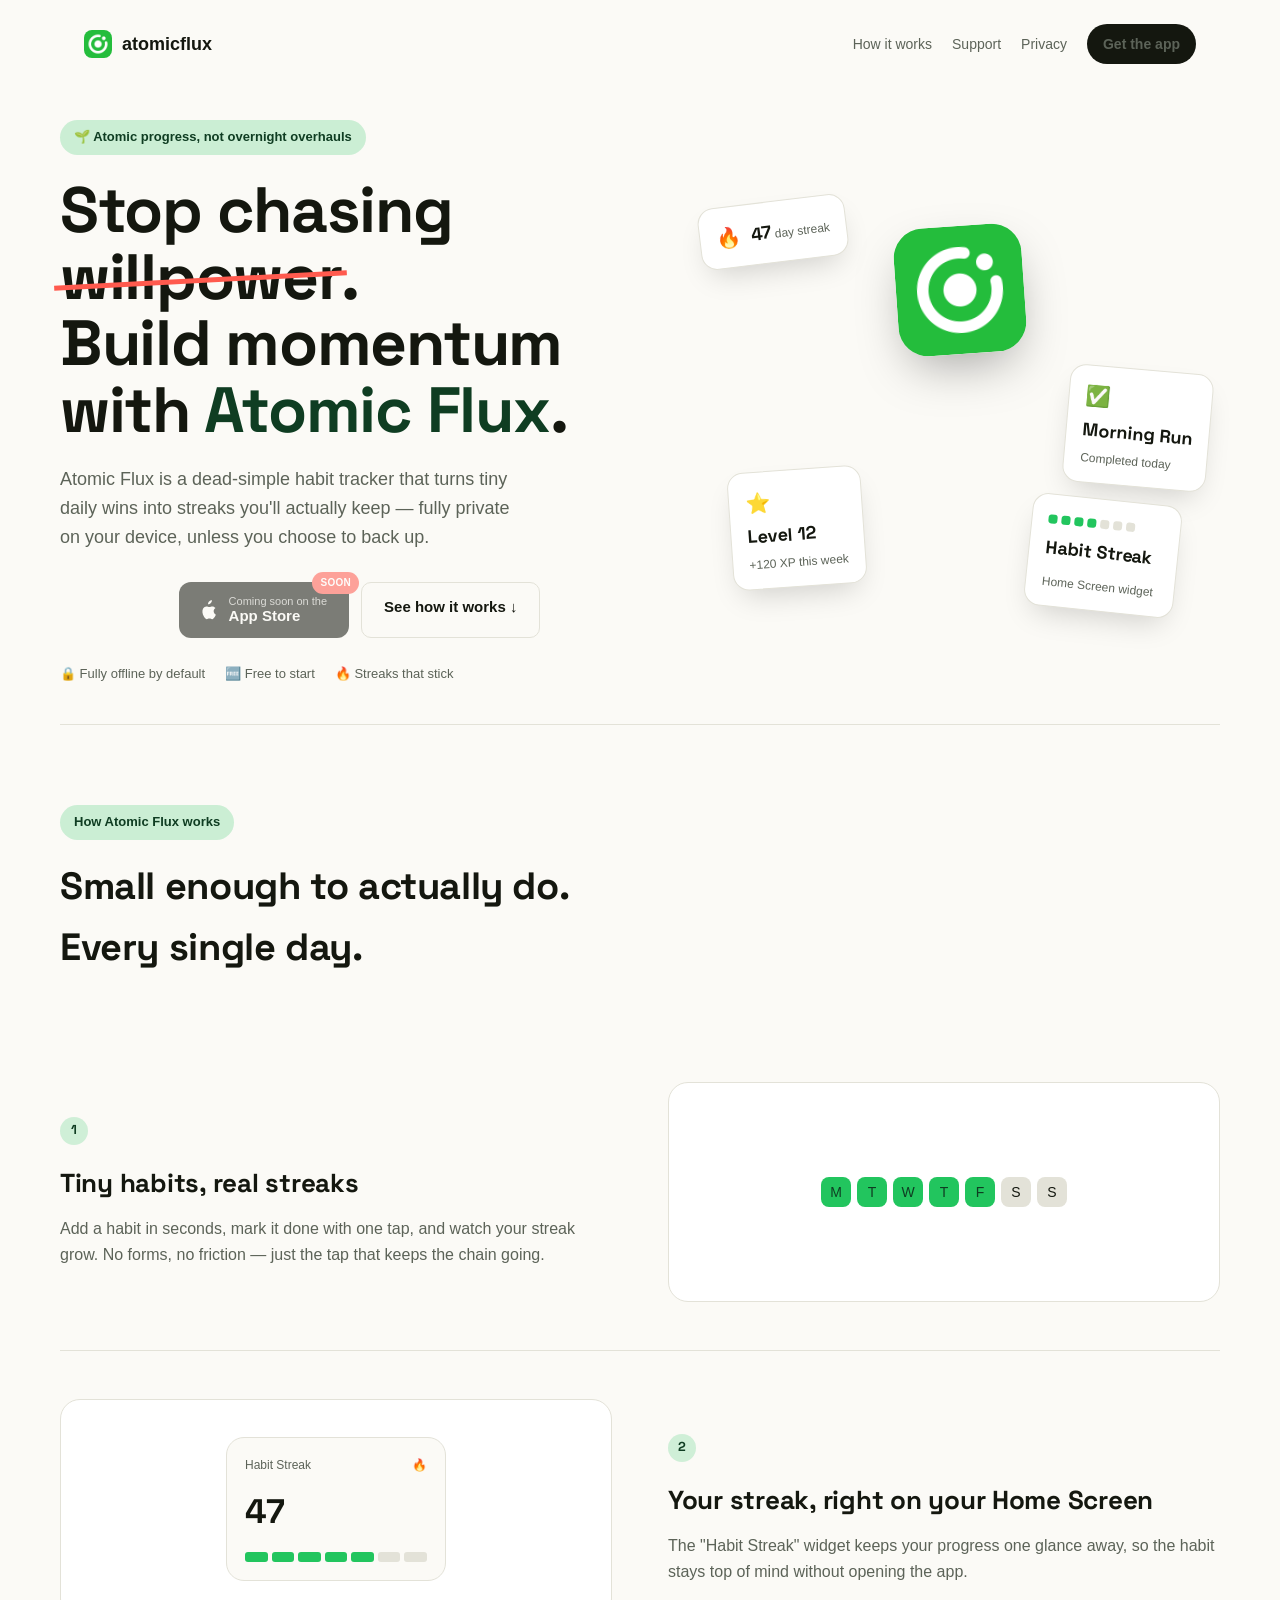
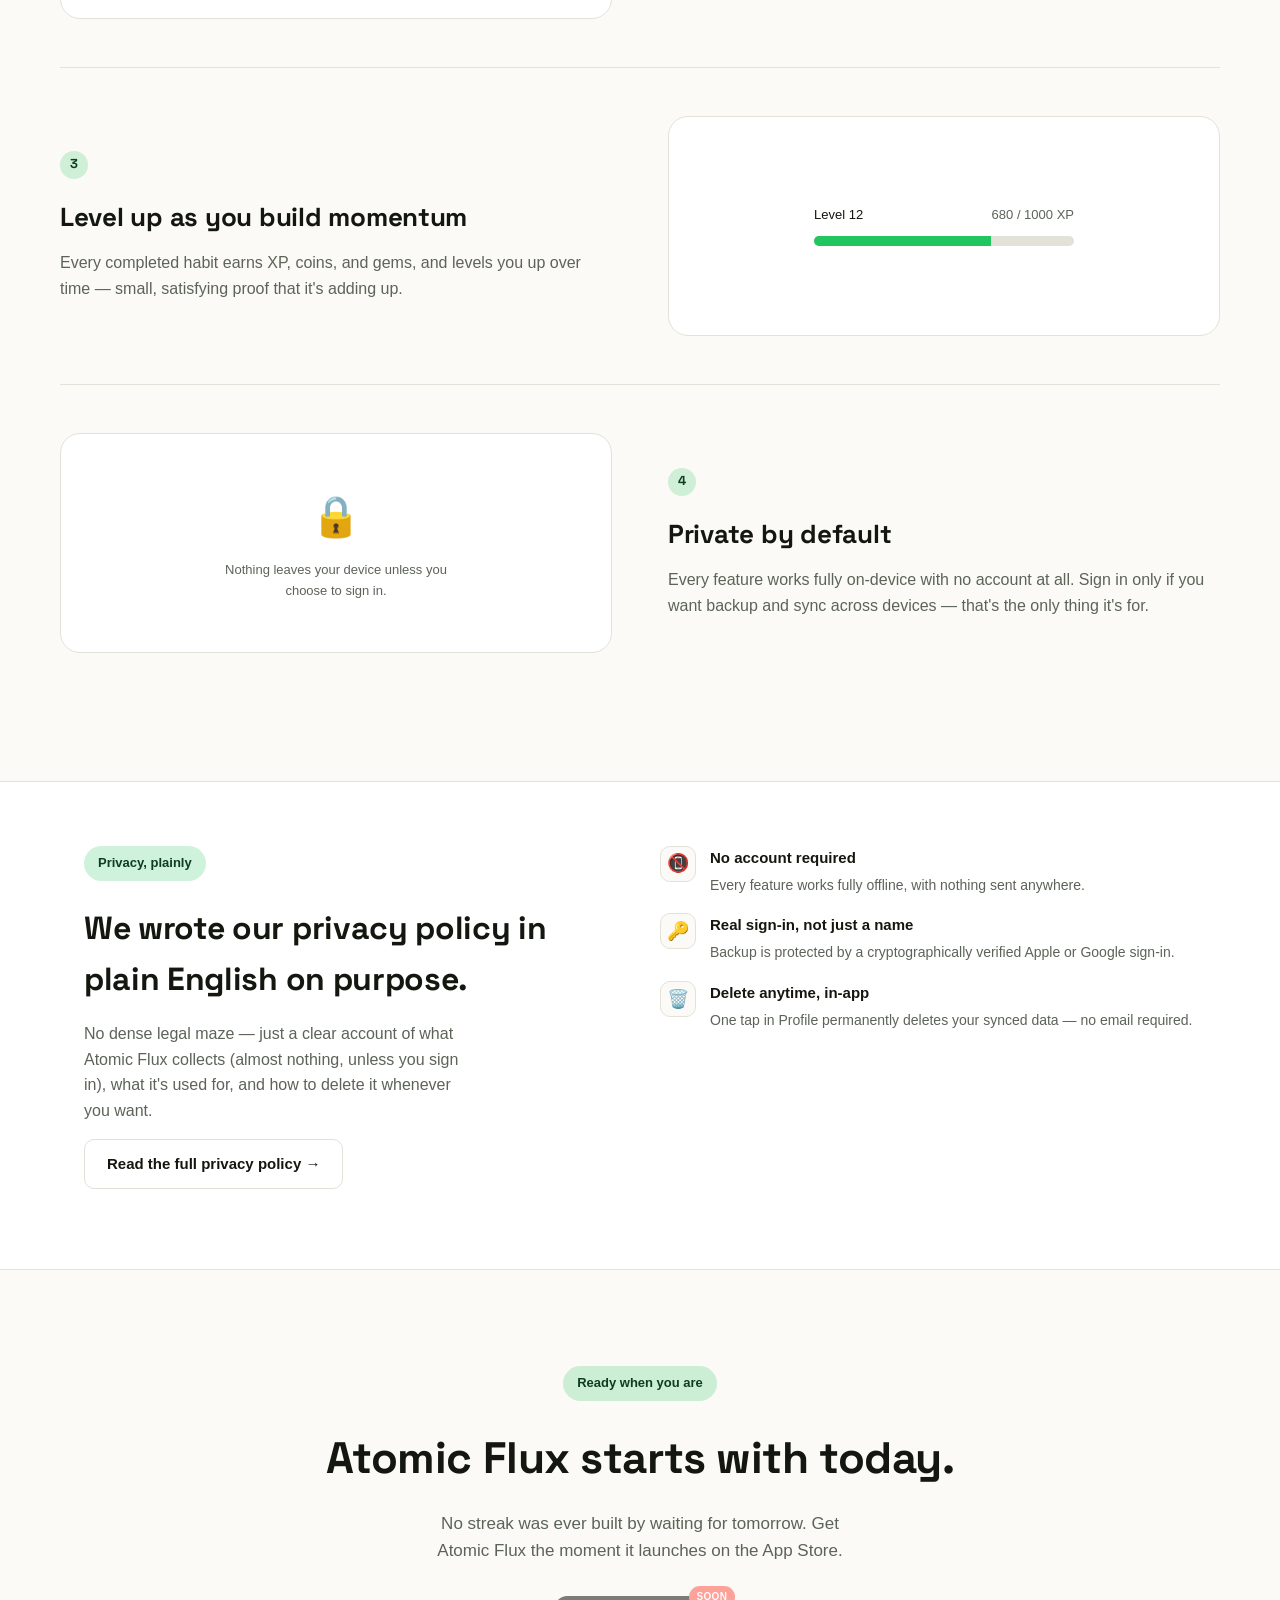
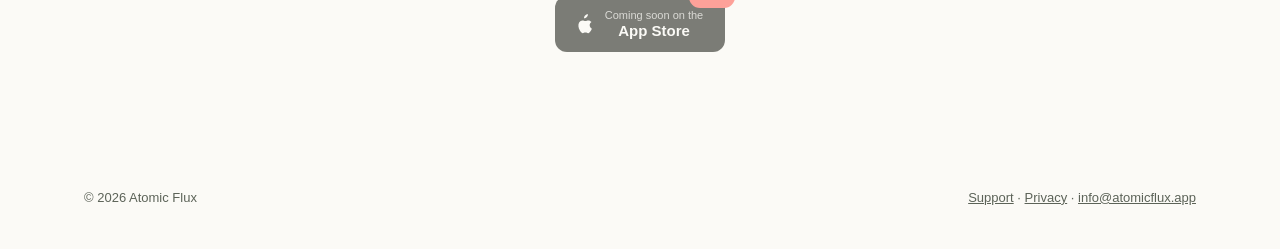
<file: index.html>
<!doctype html>
<html lang="en">
<head>
<meta charset="utf-8">
<meta name="viewport" content="width=device-width, initial-scale=1">
<title>Atomic Flux — Stop chasing willpower. Build momentum, daily.</title>
<meta name="description" content="Atomic Flux is a dead-simple, private habit tracker for iOS. Turn tiny daily wins into streaks you'll actually keep.">
<link rel="preconnect" href="https://fonts.googleapis.com">
<link rel="preconnect" href="https://fonts.gstatic.com" crossorigin>
<link href="https://fonts.googleapis.com/css2?family=Space+Grotesk:wght@500;700&display=swap" rel="stylesheet">
<link rel="stylesheet" href="/css/style.css">
<link rel="stylesheet" href="/css/home.css">
</head>
<body class="home">
<header class="site">
  <a class="brand" href="/">
    <img class="mark" src="/assets/app-icon.png" alt="Atomic Flux logo">
    atomicflux
  </a>
  <nav class="site">
    <a href="#how-it-works">How it works</a>
    <a href="/support/">Support</a>
    <a href="/privacy/">Privacy</a>
    <a class="nav-dl" href="#download">Get the app</a>
  </nav>
</header>

<main>
  <section class="hero-section home-wrap">
    <div class="hero-grid">
      <div class="hero-copy">
        <span class="eyebrow">🌱 Atomic progress, not overnight overhauls</span>
        <h1>
          <span class="line">Stop chasing <span class="strike">willpower</span>.</span>
          <span class="line">Build momentum with <span class="accent-word">Atomic Flux</span>.</span>
        </h1>
        <p class="hero-sub">Atomic Flux is a dead-simple habit tracker that turns tiny daily wins into streaks you'll actually keep — fully private on your device, unless you choose to back up.</p>

        <div class="cta-row">
          <a class="appstore-badge disabled" href="#download" aria-disabled="true">
            <svg width="22" height="22" viewBox="0 0 24 24" fill="currentColor" aria-hidden="true"><path d="M16.365 1.43c0 1.14-.462 2.096-1.226 2.87-.83.84-2.14 1.49-3.09 1.41-.15-1.09.44-2.24 1.16-2.95.79-.8 2.14-1.4 3.11-1.33.02.01.03.01.05 0zM20.6 17.12c-.41.95-.6 1.37-1.12 2.21-.72 1.17-1.74 2.63-3 2.64-1.12.01-1.41-.73-2.93-.72-1.52.01-1.84.74-2.96.73-1.26-.01-2.22-1.32-2.94-2.49-2.02-3.27-2.23-7.1-.98-9.14.88-1.44 2.28-2.29 3.6-2.29 1.34 0 2.18.74 3.29.74 1.08 0 1.73-.74 3.29-.74 1.18 0 2.43.64 3.31 1.75-2.91 1.6-2.44 5.76.44 7.31z"/></svg>
            <span class="label">
              <span class="small">Coming soon on the</span>
              <span class="big">App Store</span>
            </span>
            <span class="soon-tag">Soon</span>
          </a>
          <a class="btn secondary" href="#how-it-works">See how it works ↓</a>
        </div>

        <div class="proof-row">
          <span>🔒 Fully offline by default</span>
          <span>🆓 Free to start</span>
          <span>🔥 Streaks that stick</span>
        </div>
      </div>

      <div class="hero-visual" data-reveal>
        <img class="app-icon-float" src="/assets/app-icon.png" alt="Atomic Flux app icon">
        <div class="float-card card-streak">
          <span class="emoji">🔥</span>
          <div><strong>47</strong> <span class="muted">day streak</span></div>
        </div>
        <div class="float-card card-habit">
          <span class="emoji">✅</span>
          <strong>Morning Run</strong>
          <span class="muted">Completed today</span>
        </div>
        <div class="float-card card-level">
          <span class="emoji">⭐</span>
          <strong>Level 12</strong>
          <span class="muted">+120 XP this week</span>
        </div>
        <div class="float-card card-widget">
          <div class="widget-dots" aria-hidden="true">
            <span class="dot on"></span><span class="dot on"></span><span class="dot on"></span>
            <span class="dot on"></span><span class="dot"></span><span class="dot"></span><span class="dot"></span>
          </div>
          <strong>Habit Streak</strong>
          <span class="muted">Home Screen widget</span>
        </div>
      </div>
    </div>
  </section>

  <section id="how-it-works" class="features home-wrap">
    <div class="section-head" data-reveal>
      <span class="eyebrow">How Atomic Flux works</span>
      <h2>Small enough to actually do. Every single day.</h2>
    </div>

    <div class="feature-row" data-reveal>
      <div class="feature-copy">
        <span class="num">1</span>
        <h3>Tiny habits, real streaks</h3>
        <p>Add a habit in seconds, mark it done with one tap, and watch your streak grow. No forms, no friction — just the tap that keeps the chain going.</p>
      </div>
      <div class="feature-visual">
        <div class="mock-streak" aria-hidden="true">
          <div class="day done">M</div>
          <div class="day done">T</div>
          <div class="day done">W</div>
          <div class="day done">T</div>
          <div class="day done">F</div>
          <div class="day">S</div>
          <div class="day">S</div>
        </div>
      </div>
    </div>

    <div class="feature-row reverse" data-reveal>
      <div class="feature-copy">
        <span class="num">2</span>
        <h3>Your streak, right on your Home Screen</h3>
        <p>The "Habit Streak" widget keeps your progress one glance away, so the habit stays top of mind without opening the app.</p>
      </div>
      <div class="feature-visual">
        <div class="mock-widget" aria-hidden="true">
          <div class="top"><span>Habit Streak</span><span>🔥</span></div>
          <div class="streak-num">47</div>
          <div class="grid7">
            <span class="on"></span><span class="on"></span><span class="on"></span>
            <span class="on"></span><span class="on"></span><span></span><span></span>
          </div>
        </div>
      </div>
    </div>

    <div class="feature-row" data-reveal>
      <div class="feature-copy">
        <span class="num">3</span>
        <h3>Level up as you build momentum</h3>
        <p>Every completed habit earns XP, coins, and gems, and levels you up over time — small, satisfying proof that it's adding up.</p>
      </div>
      <div class="feature-visual">
        <div class="mock-levels" aria-hidden="true">
          <div class="row"><span>Level 12</span><span class="muted">680 / 1000 XP</span></div>
          <div class="bar"><span></span></div>
        </div>
      </div>
    </div>

    <div class="feature-row reverse" data-reveal>
      <div class="feature-copy">
        <span class="num">4</span>
        <h3>Private by default</h3>
        <p>Every feature works fully on-device with no account at all. Sign in only if you want backup and sync across devices — that's the only thing it's for.</p>
      </div>
      <div class="feature-visual">
        <div class="mock-lock">
          <div class="icon">🔒</div>
          <p>Nothing leaves your device unless you choose to sign in.</p>
        </div>
      </div>
    </div>
  </section>

  <section class="trust-strip">
    <div class="home-wrap trust-grid" data-reveal>
      <div>
        <span class="eyebrow">Privacy, plainly</span>
        <h2>We wrote our privacy policy in plain English on purpose.</h2>
        <p>No dense legal maze — just a clear account of what Atomic Flux collects (almost nothing, unless you sign in), what it's used for, and how to delete it whenever you want.</p>
        <p><a class="btn secondary" href="/privacy/">Read the full privacy policy →</a></p>
      </div>
      <div class="trust-points">
        <div class="trust-point">
          <span class="icon">📵</span>
          <div><strong>No account required</strong><span>Every feature works fully offline, with nothing sent anywhere.</span></div>
        </div>
        <div class="trust-point">
          <span class="icon">🔑</span>
          <div><strong>Real sign-in, not just a name</strong><span>Backup is protected by a cryptographically verified Apple or Google sign-in.</span></div>
        </div>
        <div class="trust-point">
          <span class="icon">🗑️</span>
          <div><strong>Delete anytime, in-app</strong><span>One tap in Profile permanently deletes your synced data — no email required.</span></div>
        </div>
      </div>
    </div>
  </section>

  <section id="download" class="final-cta home-wrap" data-reveal>
    <span class="eyebrow">Ready when you are</span>
    <h2>Atomic Flux starts with today.</h2>
    <p>No streak was ever built by waiting for tomorrow. Get Atomic Flux the moment it launches on the App Store.</p>
    <div class="cta-row">
      <a class="appstore-badge disabled" href="#download" aria-disabled="true">
        <svg width="22" height="22" viewBox="0 0 24 24" fill="currentColor" aria-hidden="true"><path d="M16.365 1.43c0 1.14-.462 2.096-1.226 2.87-.83.84-2.14 1.49-3.09 1.41-.15-1.09.44-2.24 1.16-2.95.79-.8 2.14-1.4 3.11-1.33.02.01.03.01.05 0zM20.6 17.12c-.41.95-.6 1.37-1.12 2.21-.72 1.17-1.74 2.63-3 2.64-1.12.01-1.41-.73-2.93-.72-1.52.01-1.84.74-2.96.73-1.26-.01-2.22-1.32-2.94-2.49-2.02-3.27-2.23-7.1-.98-9.14.88-1.44 2.28-2.29 3.6-2.29 1.34 0 2.18.74 3.29.74 1.08 0 1.73-.74 3.29-.74 1.18 0 2.43.64 3.31 1.75-2.91 1.6-2.44 5.76.44 7.31z"/></svg>
        <span class="label">
          <span class="small">Coming soon on the</span>
          <span class="big">App Store</span>
        </span>
        <span class="soon-tag">Soon</span>
      </a>
    </div>
  </section>
</main>

<footer class="site">
  <span>&copy; 2026 Atomic Flux</span>
  <span><a href="/support/">Support</a> · <a href="/privacy/">Privacy</a> · <a href="mailto:info@atomicflux.app">info@atomicflux.app</a></span>
</footer>

<script src="/js/home.js" defer></script>
</body>
</html>
</file>
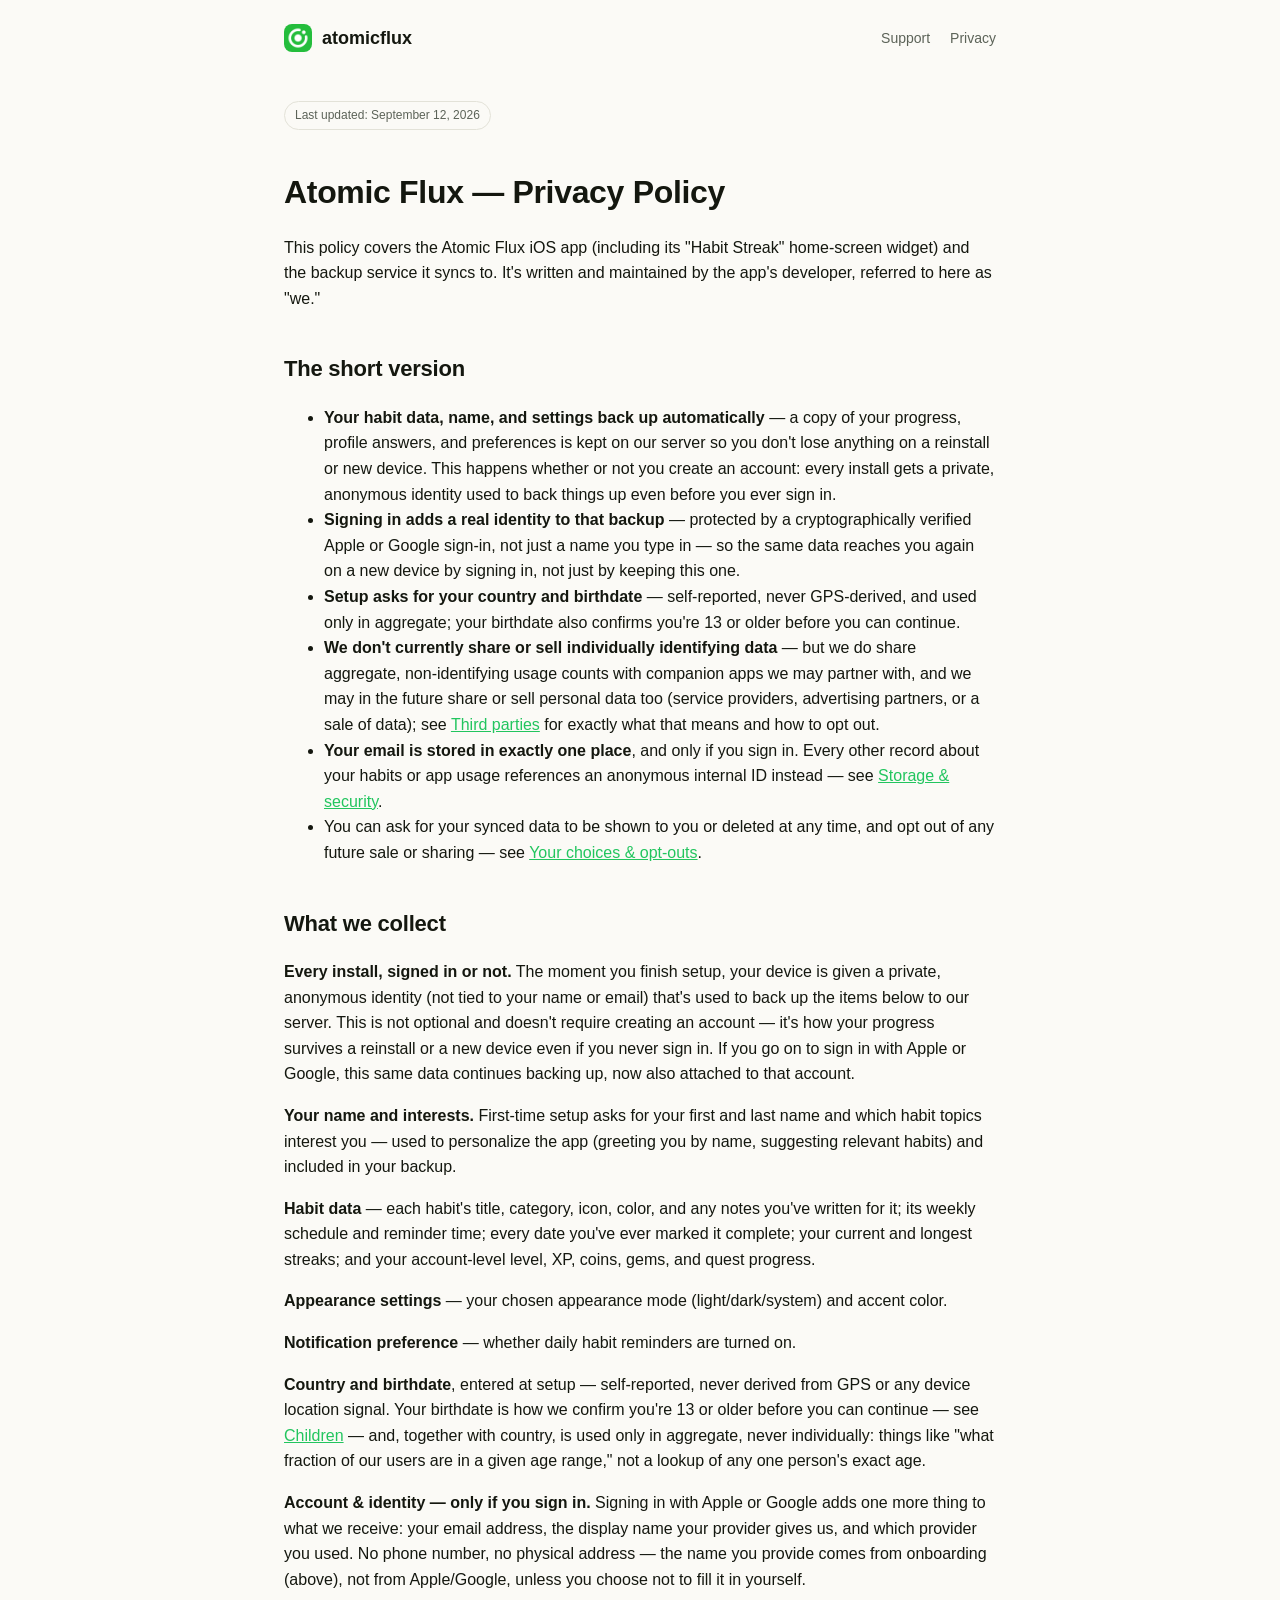
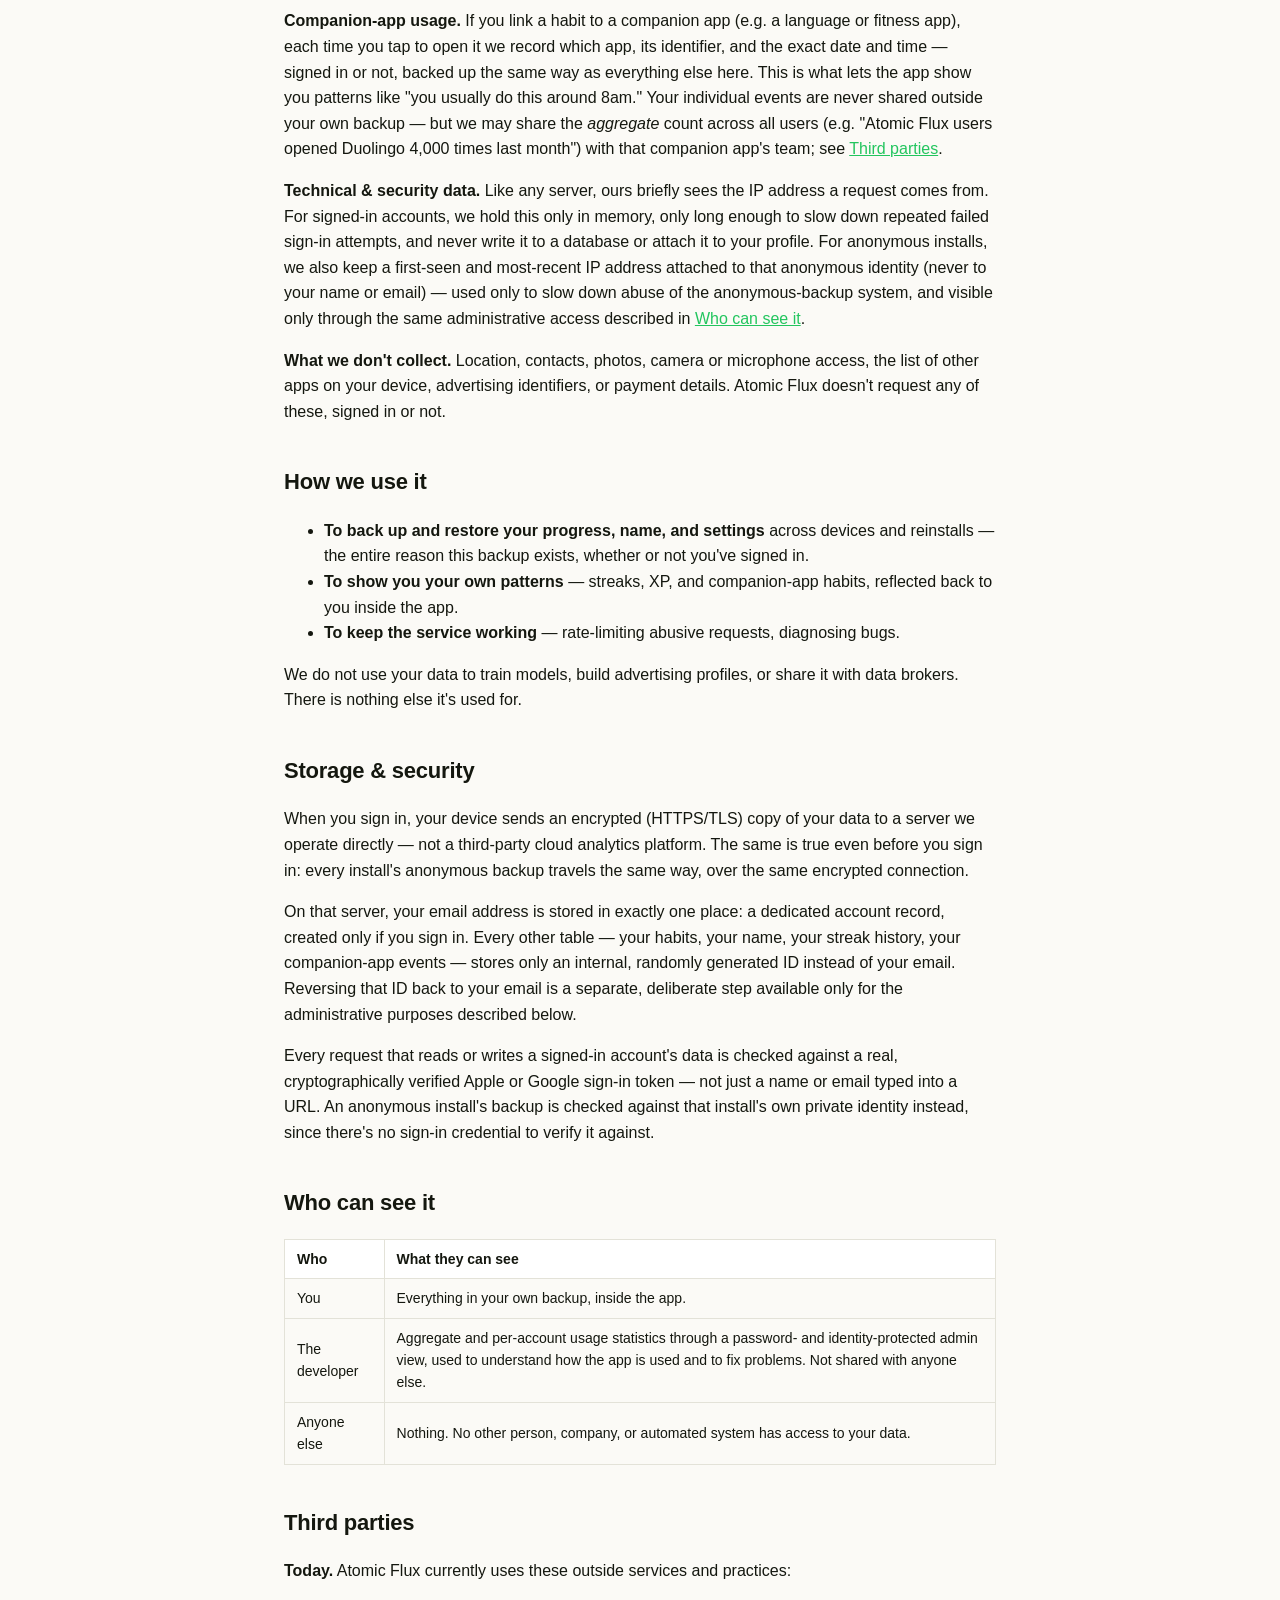
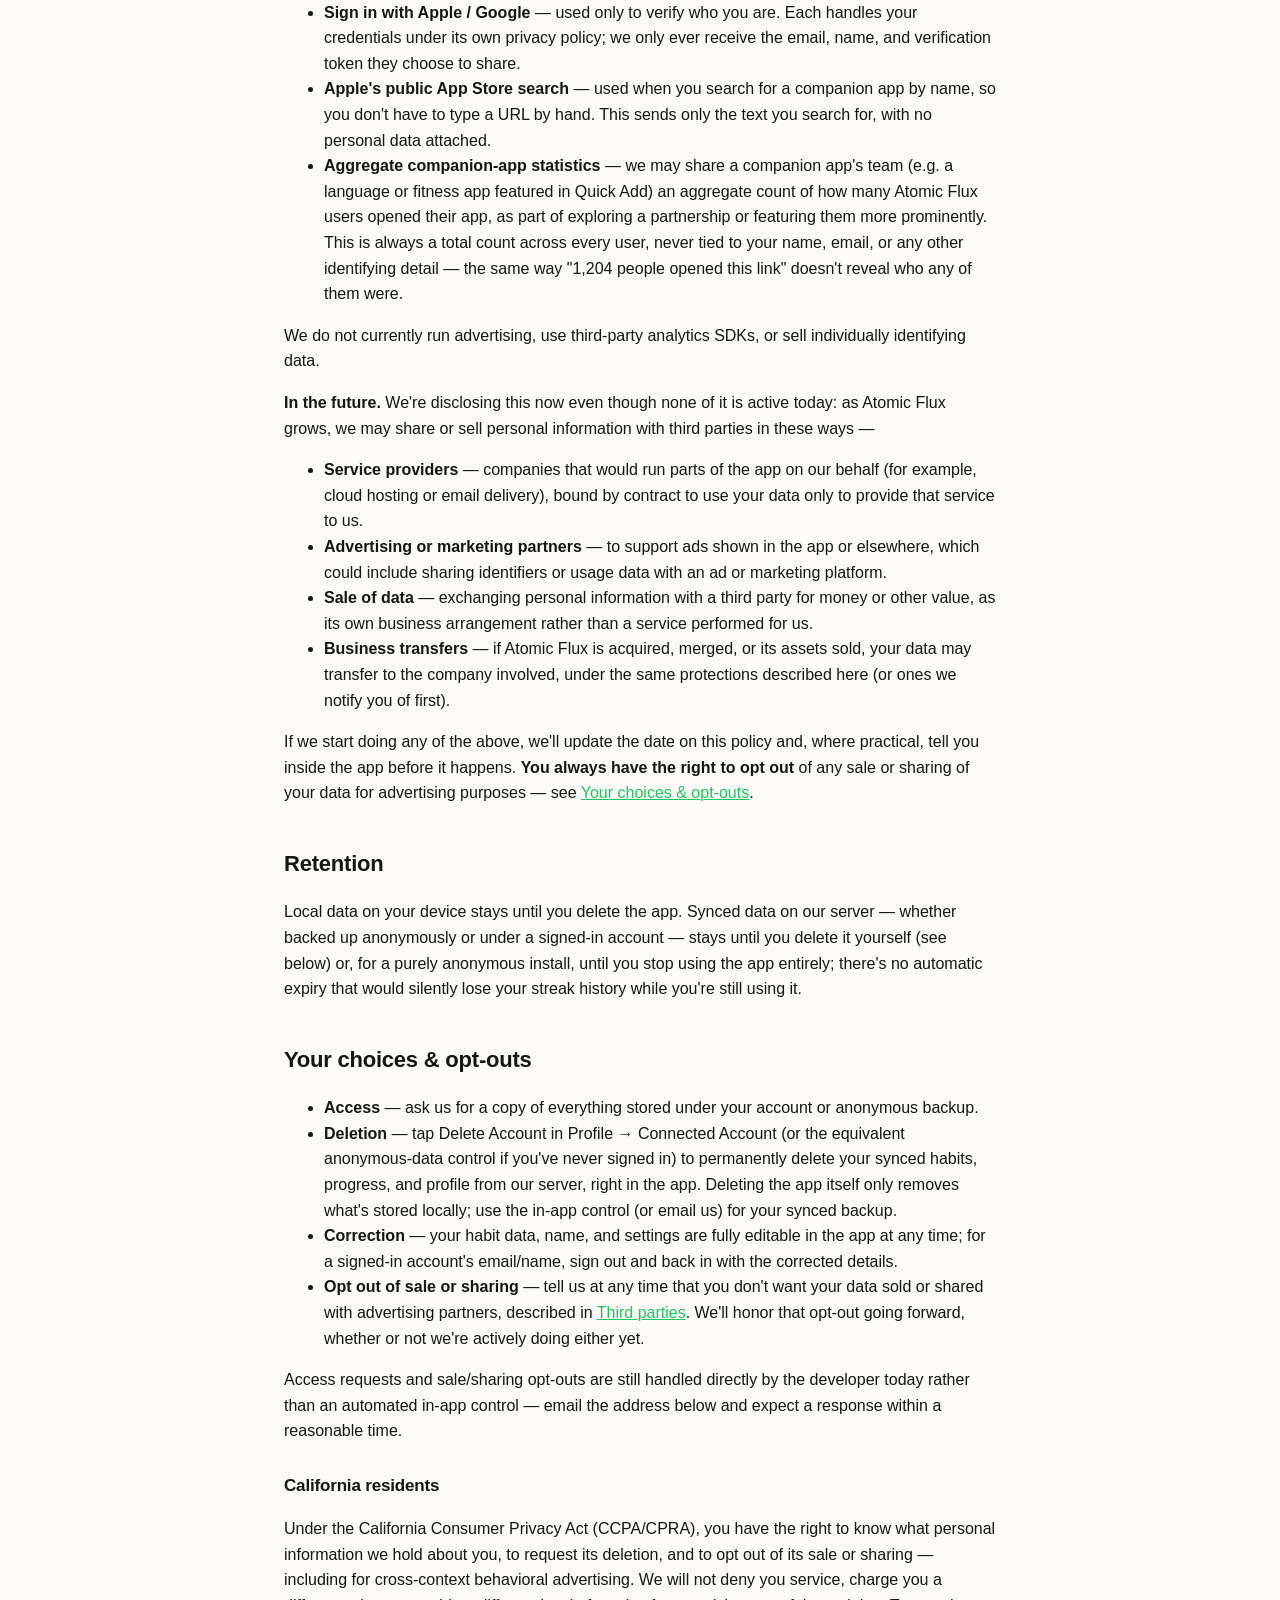
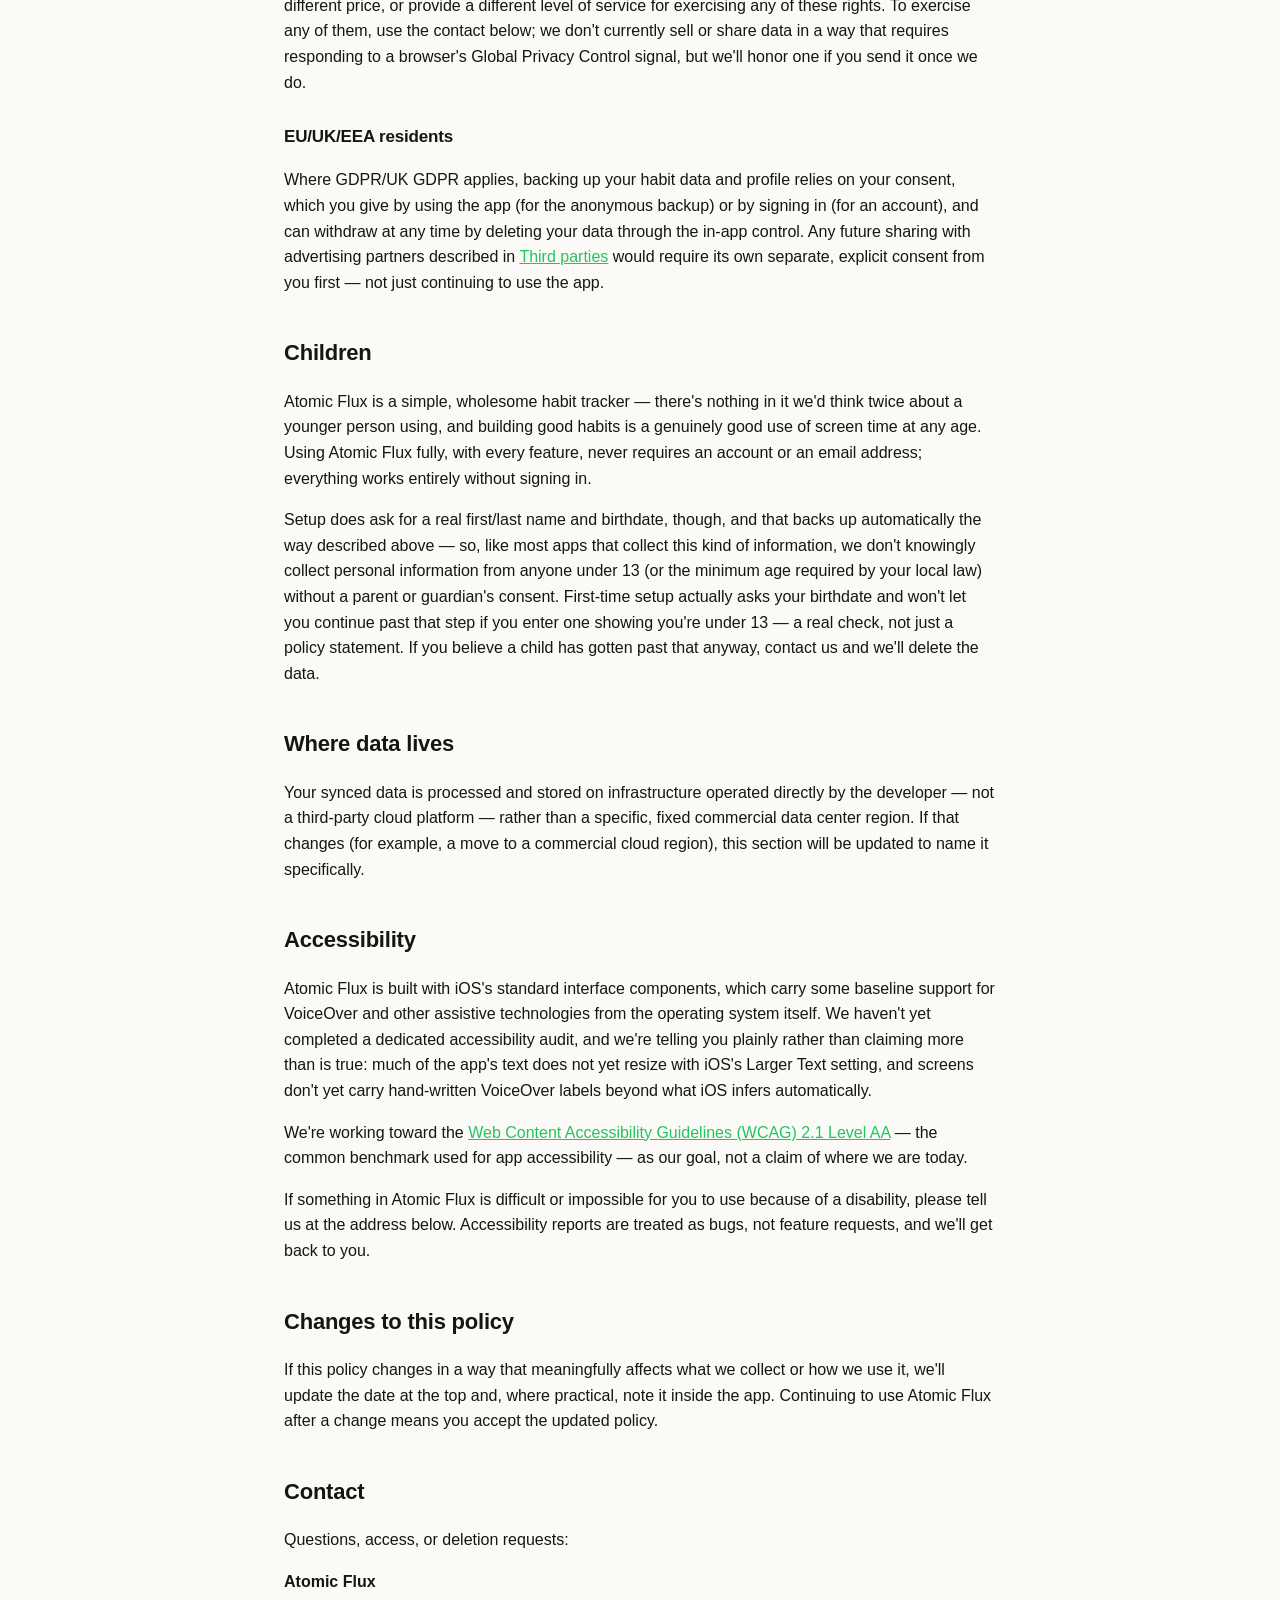
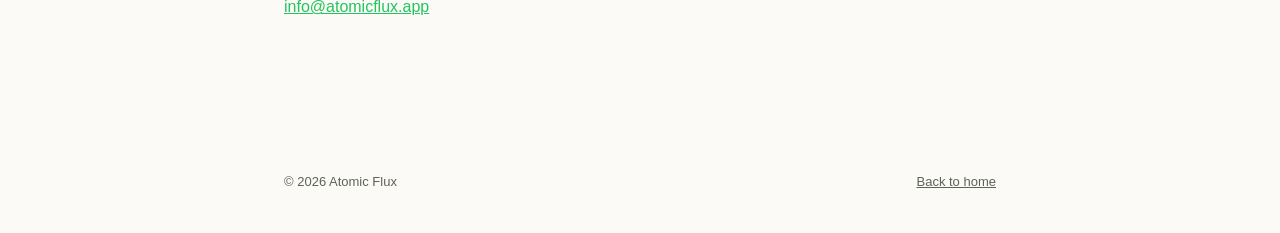
<file: privacy/index.html>
<!doctype html>
<html lang="en">
<head>
<meta charset="utf-8">
<meta name="viewport" content="width=device-width, initial-scale=1">
<title>Privacy Policy — Atomic Flux</title>
<meta name="description" content="Privacy policy for the Atomic Flux iOS habit tracker app.">
<link rel="stylesheet" href="/css/style.css">
</head>
<body>
<header class="site">
  <a class="brand" href="/">
    <img class="mark" src="/assets/app-icon.png" alt="Atomic Flux logo">
    atomicflux
  </a>
  <nav class="site">
    <a href="/support/">Support</a>
    <a href="/privacy/">Privacy</a>
  </nav>
</header>

<main class="wrap">
  <span class="badge">Last updated: September 12, 2026</span>
  <h1>Atomic Flux — Privacy Policy</h1>

  <p>This policy covers the Atomic Flux iOS app (including its "Habit Streak"
  home-screen widget) and the backup service it syncs to. It's written and
  maintained by the app's developer, referred to here as "we."</p>

  <h2>The short version</h2>
  <ul>
    <li><strong>Your habit data, name, and settings back up automatically</strong> — a copy of your progress, profile answers, and preferences is kept on our server so you don't lose anything on a reinstall or new device. This happens whether or not you create an account: every install gets a private, anonymous identity used to back things up even before you ever sign in.</li>
    <li><strong>Signing in adds a real identity to that backup</strong> — protected by a cryptographically verified Apple or Google sign-in, not just a name you type in — so the same data reaches you again on a new device by signing in, not just by keeping this one.</li>
    <li><strong>Setup asks for your country and birthdate</strong> — self-reported, never GPS-derived, and used only in aggregate; your birthdate also confirms you're 13 or older before you can continue.</li>
    <li><strong>We don't currently share or sell individually identifying data</strong> — but we do share aggregate, non-identifying usage counts with companion apps we may partner with, and we may in the future share or sell personal data too (service providers, advertising partners, or a sale of data); see <a href="#third-parties">Third parties</a> for exactly what that means and how to opt out.</li>
    <li><strong>Your email is stored in exactly one place</strong>, and only if you sign in. Every other record about your habits or app usage references an anonymous internal ID instead — see <a href="#storage-security">Storage &amp; security</a>.</li>
    <li>You can ask for your synced data to be shown to you or deleted at any time, and opt out of any future sale or sharing — see <a href="#your-choices">Your choices &amp; opt-outs</a>.</li>
  </ul>

  <h2>What we collect</h2>
  <p><strong>Every install, signed in or not.</strong> The moment you finish setup, your device is given a private, anonymous identity (not tied to your name or email) that's used to back up the items below to our server. This is not optional and doesn't require creating an account — it's how your progress survives a reinstall or a new device even if you never sign in. If you go on to sign in with Apple or Google, this same data continues backing up, now also attached to that account.</p>

  <p><strong>Your name and interests.</strong> First-time setup asks for your first and last name and which habit topics interest you — used to personalize the app (greeting you by name, suggesting relevant habits) and included in your backup.</p>

  <p><strong>Habit data</strong> — each habit's title, category, icon, color, and any notes you've written for it; its weekly schedule and reminder time; every date you've ever marked it complete; your current and longest streaks; and your account-level level, XP, coins, gems, and quest progress.</p>

  <p><strong>Appearance settings</strong> — your chosen appearance mode (light/dark/system) and accent color.</p>

  <p><strong>Notification preference</strong> — whether daily habit reminders are turned on.</p>

  <p><strong>Country and birthdate</strong>, entered at setup — self-reported, never derived from GPS or any device location signal. Your birthdate is how we confirm you're 13 or older before you can continue — see <a href="#children">Children</a> — and, together with country, is used only in aggregate, never individually: things like "what fraction of our users are in a given age range," not a lookup of any one person's exact age.</p>

  <p><strong>Account &amp; identity — only if you sign in.</strong> Signing in with Apple or Google adds one more thing to what we receive: your email address, the display name your provider gives us, and which provider you used. No phone number, no physical address — the name you provide comes from onboarding (above), not from Apple/Google, unless you choose not to fill it in yourself.</p>

  <p><strong>Companion-app usage.</strong> If you link a habit to a companion app (e.g. a language or fitness app), each time you tap to open it we record which app, its identifier, and the exact date and time — signed in or not, backed up the same way as everything else here. This is what lets the app show you patterns like "you usually do this around 8am." Your individual events are never shared outside your own backup — but we may share the <em>aggregate</em> count across all users (e.g. "Atomic Flux users opened Duolingo 4,000 times last month") with that companion app's team; see <a href="#third-parties">Third parties</a>.</p>

  <p><strong>Technical &amp; security data.</strong> Like any server, ours briefly sees the IP address a request comes from. For signed-in accounts, we hold this only in memory, only long enough to slow down repeated failed sign-in attempts, and never write it to a database or attach it to your profile. For anonymous installs, we also keep a first-seen and most-recent IP address attached to that anonymous identity (never to your name or email) — used only to slow down abuse of the anonymous-backup system, and visible only through the same administrative access described in <a href="#who-can-see-it">Who can see it</a>.</p>

  <p><strong>What we don't collect.</strong> Location, contacts, photos, camera or microphone access, the list of other apps on your device, advertising identifiers, or payment details. Atomic Flux doesn't request any of these, signed in or not.</p>

  <h2>How we use it</h2>
  <ul>
    <li><strong>To back up and restore your progress, name, and settings</strong> across devices and reinstalls — the entire reason this backup exists, whether or not you've signed in.</li>
    <li><strong>To show you your own patterns</strong> — streaks, XP, and companion-app habits, reflected back to you inside the app.</li>
    <li><strong>To keep the service working</strong> — rate-limiting abusive requests, diagnosing bugs.</li>
  </ul>
  <p>We do not use your data to train models, build advertising profiles, or share it with data brokers. There is nothing else it's used for.</p>

  <h2 id="storage-security">Storage &amp; security</h2>
  <p>When you sign in, your device sends an encrypted (HTTPS/TLS) copy of your data to a server we operate directly — not a third-party cloud analytics platform. The same is true even before you sign in: every install's anonymous backup travels the same way, over the same encrypted connection.</p>
  <p>On that server, your email address is stored in exactly one place: a dedicated account record, created only if you sign in. Every other table — your habits, your name, your streak history, your companion-app events — stores only an internal, randomly generated ID instead of your email. Reversing that ID back to your email is a separate, deliberate step available only for the administrative purposes described below.</p>
  <p>Every request that reads or writes a signed-in account's data is checked against a real, cryptographically verified Apple or Google sign-in token — not just a name or email typed into a URL. An anonymous install's backup is checked against that install's own private identity instead, since there's no sign-in credential to verify it against.</p>

  <h2 id="who-can-see-it">Who can see it</h2>
  <table>
    <tr><th>Who</th><th>What they can see</th></tr>
    <tr><td>You</td><td>Everything in your own backup, inside the app.</td></tr>
    <tr><td>The developer</td><td>Aggregate and per-account usage statistics through a password- and identity-protected admin view, used to understand how the app is used and to fix problems. Not shared with anyone else.</td></tr>
    <tr><td>Anyone else</td><td>Nothing. No other person, company, or automated system has access to your data.</td></tr>
  </table>

  <h2 id="third-parties">Third parties</h2>
  <p><strong>Today.</strong> Atomic Flux currently uses these outside services and practices:</p>
  <ul>
    <li><strong>Sign in with Apple / Google</strong> — used only to verify who you are. Each handles your credentials under its own privacy policy; we only ever receive the email, name, and verification token they choose to share.</li>
    <li><strong>Apple's public App Store search</strong> — used when you search for a companion app by name, so you don't have to type a URL by hand. This sends only the text you search for, with no personal data attached.</li>
    <li><strong>Aggregate companion-app statistics</strong> — we may share a companion app's team (e.g. a language or fitness app featured in Quick Add) an aggregate count of how many Atomic Flux users opened their app, as part of exploring a partnership or featuring them more prominently. This is always a total count across every user, never tied to your name, email, or any other identifying detail — the same way "1,204 people opened this link" doesn't reveal who any of them were.</li>
  </ul>
  <p>We do not currently run advertising, use third-party analytics SDKs, or sell individually identifying data.</p>

  <p><strong>In the future.</strong> We're disclosing this now even though none of it is active today: as Atomic Flux grows, we may share or sell personal information with third parties in these ways —</p>
  <ul>
    <li><strong>Service providers</strong> — companies that would run parts of the app on our behalf (for example, cloud hosting or email delivery), bound by contract to use your data only to provide that service to us.</li>
    <li><strong>Advertising or marketing partners</strong> — to support ads shown in the app or elsewhere, which could include sharing identifiers or usage data with an ad or marketing platform.</li>
    <li><strong>Sale of data</strong> — exchanging personal information with a third party for money or other value, as its own business arrangement rather than a service performed for us.</li>
    <li><strong>Business transfers</strong> — if Atomic Flux is acquired, merged, or its assets sold, your data may transfer to the company involved, under the same protections described here (or ones we notify you of first).</li>
  </ul>
  <p>If we start doing any of the above, we'll update the date on this policy and, where practical, tell you inside the app before it happens. <strong>You always have the right to opt out</strong> of any sale or sharing of your data for advertising purposes — see <a href="#your-choices">Your choices &amp; opt-outs</a>.</p>

  <h2>Retention</h2>
  <p>Local data on your device stays until you delete the app. Synced data on our server — whether backed up anonymously or under a signed-in account — stays until you delete it yourself (see below) or, for a purely anonymous install, until you stop using the app entirely; there's no automatic expiry that would silently lose your streak history while you're still using it.</p>

  <h2 id="your-choices">Your choices &amp; opt-outs</h2>
  <ul>
    <li><strong>Access</strong> — ask us for a copy of everything stored under your account or anonymous backup.</li>
    <li><strong>Deletion</strong> — tap Delete Account in Profile → Connected Account (or the equivalent anonymous-data control if you've never signed in) to permanently delete your synced habits, progress, and profile from our server, right in the app. Deleting the app itself only removes what's stored locally; use the in-app control (or email us) for your synced backup.</li>
    <li><strong>Correction</strong> — your habit data, name, and settings are fully editable in the app at any time; for a signed-in account's email/name, sign out and back in with the corrected details.</li>
    <li><strong>Opt out of sale or sharing</strong> — tell us at any time that you don't want your data sold or shared with advertising partners, described in <a href="#third-parties">Third parties</a>. We'll honor that opt-out going forward, whether or not we're actively doing either yet.</li>
  </ul>
  <p>Access requests and sale/sharing opt-outs are still handled directly by the developer today rather than an automated in-app control — email the address below and expect a response within a reasonable time.</p>

  <h3>California residents</h3>
  <p>Under the California Consumer Privacy Act (CCPA/CPRA), you have the right to know what personal information we hold about you, to request its deletion, and to opt out of its sale or sharing — including for cross-context behavioral advertising. We will not deny you service, charge you a different price, or provide a different level of service for exercising any of these rights. To exercise any of them, use the contact below; we don't currently sell or share data in a way that requires responding to a browser's Global Privacy Control signal, but we'll honor one if you send it once we do.</p>

  <h3>EU/UK/EEA residents</h3>
  <p>Where GDPR/UK GDPR applies, backing up your habit data and profile relies on your consent, which you give by using the app (for the anonymous backup) or by signing in (for an account), and can withdraw at any time by deleting your data through the in-app control. Any future sharing with advertising partners described in <a href="#third-parties">Third parties</a> would require its own separate, explicit consent from you first — not just continuing to use the app.</p>

  <h2 id="children">Children</h2>
  <p>Atomic Flux is a simple, wholesome habit tracker — there's nothing in it we'd think twice about a younger person using, and building good habits is a genuinely good use of screen time at any age. Using Atomic Flux fully, with every feature, never requires an account or an email address; everything works entirely without signing in.</p>
  <p>Setup does ask for a real first/last name and birthdate, though, and that backs up automatically the way described above — so, like most apps that collect this kind of information, we don't knowingly collect personal information from anyone under 13 (or the minimum age required by your local law) without a parent or guardian's consent. First-time setup actually asks your birthdate and won't let you continue past that step if you enter one showing you're under 13 — a real check, not just a policy statement. If you believe a child has gotten past that anyway, contact us and we'll delete the data.</p>

  <h2>Where data lives</h2>
  <p>Your synced data is processed and stored on infrastructure operated directly by the developer — not a third-party cloud platform — rather than a specific, fixed commercial data center region. If that changes (for example, a move to a commercial cloud region), this section will be updated to name it specifically.</p>

  <h2>Accessibility</h2>
  <p>Atomic Flux is built with iOS's standard interface components, which carry some baseline support for VoiceOver and other assistive technologies from the operating system itself. We haven't yet completed a dedicated accessibility audit, and we're telling you plainly rather than claiming more than is true: much of the app's text does not yet resize with iOS's Larger Text setting, and screens don't yet carry hand-written VoiceOver labels beyond what iOS infers automatically.</p>
  <p>We're working toward the <a href="https://www.w3.org/WAI/WCAG21/quickref/">Web Content Accessibility Guidelines (WCAG) 2.1 Level AA</a> — the common benchmark used for app accessibility — as our goal, not a claim of where we are today.</p>
  <p>If something in Atomic Flux is difficult or impossible for you to use because of a disability, please tell us at the address below. Accessibility reports are treated as bugs, not feature requests, and we'll get back to you.</p>

  <h2>Changes to this policy</h2>
  <p>If this policy changes in a way that meaningfully affects what we collect or how we use it, we'll update the date at the top and, where practical, note it inside the app. Continuing to use Atomic Flux after a change means you accept the updated policy.</p>

  <h2>Contact</h2>
  <p>Questions, access, or deletion requests:</p>
  <p><strong>Atomic Flux</strong><br>
  <a href="mailto:info@atomicflux.app">info@atomicflux.app</a></p>
</main>

<footer class="site">
  <span>&copy; 2026 Atomic Flux</span>
  <span><a href="/">Back to home</a></span>
</footer>
</body>
</html>
</file>
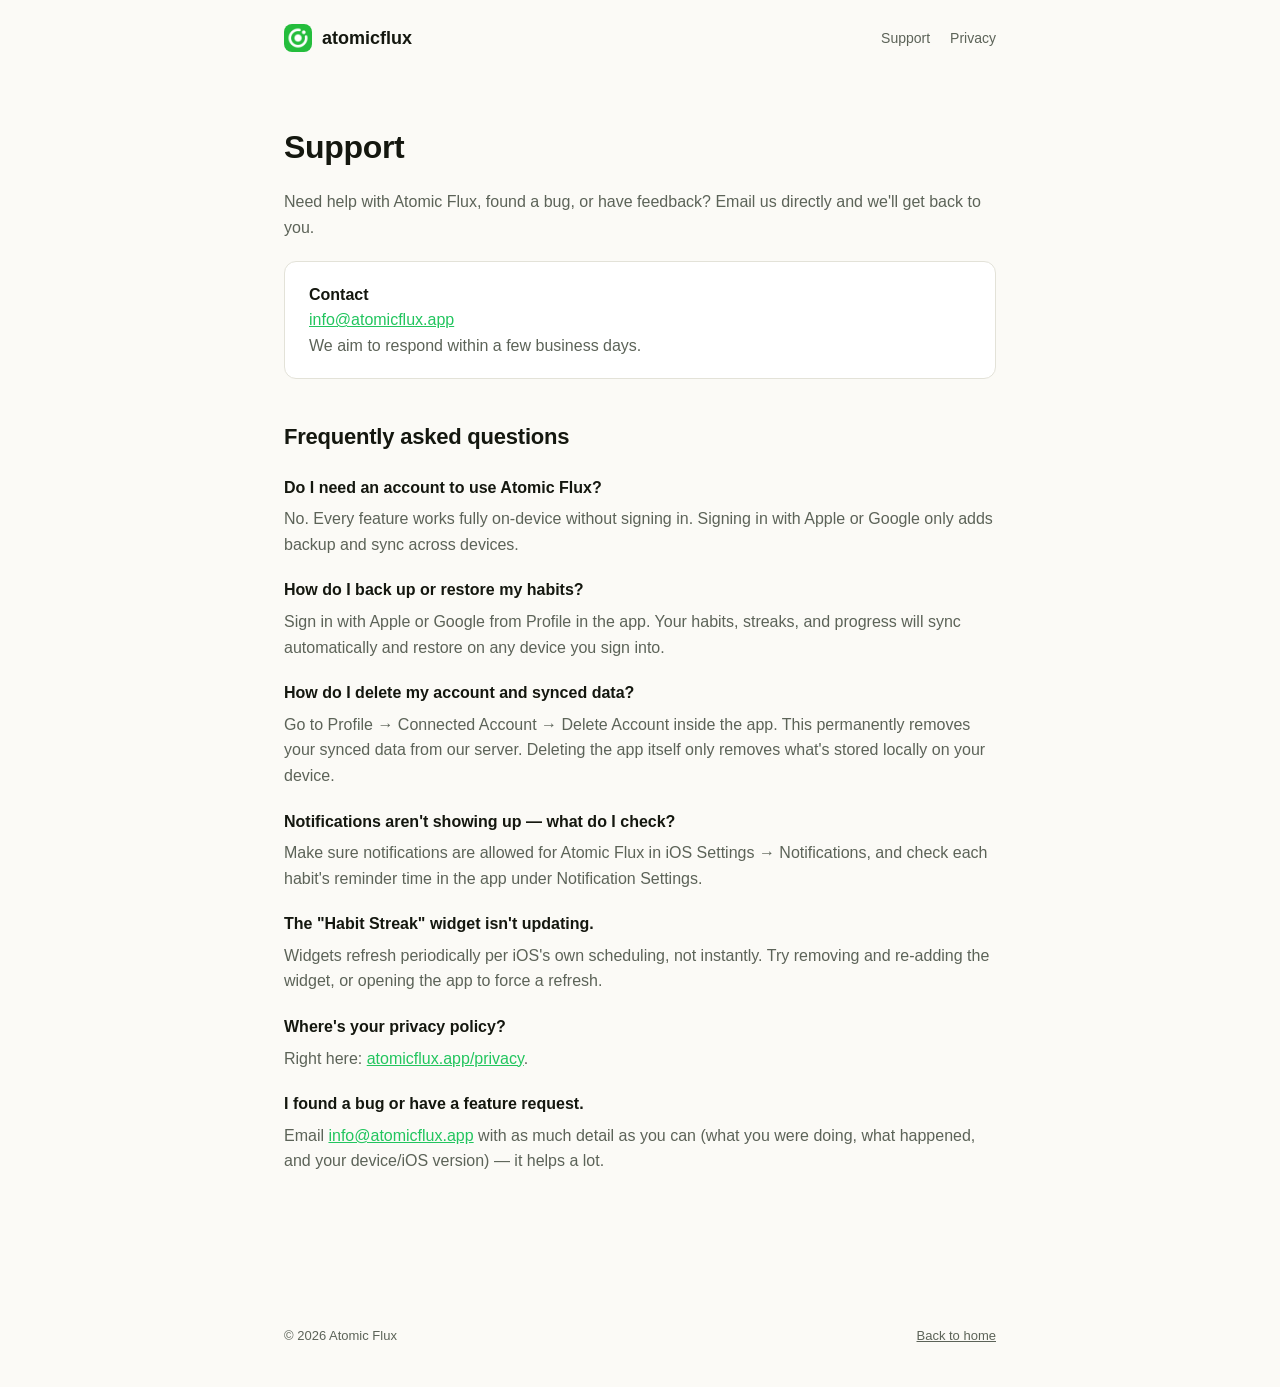
<file: support/index.html>
<!doctype html>
<html lang="en">
<head>
<meta charset="utf-8">
<meta name="viewport" content="width=device-width, initial-scale=1">
<title>Support — Atomic Flux</title>
<meta name="description" content="Support, FAQ, and contact information for the Atomic Flux iOS habit tracker app.">
<link rel="stylesheet" href="/css/style.css">
</head>
<body>
<header class="site">
  <a class="brand" href="/">
    <img class="mark" src="/assets/app-icon.png" alt="Atomic Flux logo">
    atomicflux
  </a>
  <nav class="site">
    <a href="/support/">Support</a>
    <a href="/privacy/">Privacy</a>
  </nav>
</header>

<main class="wrap">
  <h1>Support</h1>
  <p class="muted">Need help with Atomic Flux, found a bug, or have feedback? Email us directly and we'll get back to you.</p>

  <div class="card">
    <strong>Contact</strong><br>
    <a href="mailto:info@atomicflux.app">info@atomicflux.app</a><br>
    <span class="muted">We aim to respond within a few business days.</span>
  </div>

  <h2>Frequently asked questions</h2>
  <dl class="faq">
    <dt>Do I need an account to use Atomic Flux?</dt>
    <dd>No. Every feature works fully on-device without signing in. Signing in with Apple or Google only adds backup and sync across devices.</dd>

    <dt>How do I back up or restore my habits?</dt>
    <dd>Sign in with Apple or Google from Profile in the app. Your habits, streaks, and progress will sync automatically and restore on any device you sign into.</dd>

    <dt>How do I delete my account and synced data?</dt>
    <dd>Go to Profile → Connected Account → Delete Account inside the app. This permanently removes your synced data from our server. Deleting the app itself only removes what's stored locally on your device.</dd>

    <dt>Notifications aren't showing up — what do I check?</dt>
    <dd>Make sure notifications are allowed for Atomic Flux in iOS Settings → Notifications, and check each habit's reminder time in the app under Notification Settings.</dd>

    <dt>The "Habit Streak" widget isn't updating.</dt>
    <dd>Widgets refresh periodically per iOS's own scheduling, not instantly. Try removing and re-adding the widget, or opening the app to force a refresh.</dd>

    <dt>Where's your privacy policy?</dt>
    <dd>Right here: <a href="/privacy/">atomicflux.app/privacy</a>.</dd>

    <dt>I found a bug or have a feature request.</dt>
    <dd>Email <a href="mailto:info@atomicflux.app">info@atomicflux.app</a> with as much detail as you can (what you were doing, what happened, and your device/iOS version) — it helps a lot.</dd>
  </dl>
</main>

<footer class="site">
  <span>&copy; 2026 Atomic Flux</span>
  <span><a href="/">Back to home</a></span>
</footer>
</body>
</html>
</file>
<file: css/style.css>
:root {
  color-scheme: light dark;
  --bg: #fbfaf6;
  --fg: #14170f;
  --muted: #5c6358;
  --accent: #22c55e;
  --accent-ink: #0f3d22;
  --negative: #ff5a4e;
  --border: #e3e2d8;
  --card: #ffffff;
  --font-display: "Space Grotesk", -apple-system, BlinkMacSystemFont, "Segoe UI", sans-serif;
}

@media (prefers-color-scheme: dark) {
  :root {
    --bg: #0b0d0a;
    --fg: #f2f4ee;
    --muted: #a2a89b;
    --accent: #3ddc73;
    --accent-ink: #0b2416;
    --negative: #ff6f65;
    --border: #23261f;
    --card: #14170f;
  }
}

* { box-sizing: border-box; }

body {
  margin: 0;
  background: var(--bg);
  color: var(--fg);
  font-family: -apple-system, BlinkMacSystemFont, "Segoe UI", Roboto, Helvetica, Arial, sans-serif;
  line-height: 1.6;
}

.wrap {
  max-width: 760px;
  margin: 0 auto;
  padding: 48px 24px 96px;
}

header.site {
  display: flex;
  align-items: center;
  justify-content: space-between;
  max-width: 760px;
  margin: 0 auto;
  padding: 24px 24px 0;
}

.brand {
  display: flex;
  align-items: center;
  gap: 10px;
  font-weight: 700;
  font-size: 18px;
  color: var(--fg);
  text-decoration: none;
}

.brand .mark {
  width: 28px;
  height: 28px;
  border-radius: 8px;
  object-fit: cover;
  display: block;
}

nav.site {
  display: flex;
  align-items: center;
  flex-wrap: wrap;
  justify-content: flex-end;
  gap: 10px 20px;
}

nav.site a {
  color: var(--muted);
  text-decoration: none;
  font-size: 14px;
}

nav.site a:hover { color: var(--fg); }

@media (max-width: 560px) {
  header.site { flex-wrap: wrap; row-gap: 14px; }
}

h1, h2, h3 { font-family: var(--font-display); letter-spacing: -0.01em; }
h1 { font-size: 32px; margin-bottom: 8px; font-weight: 700; }
h2 { font-size: 22px; margin-top: 40px; font-weight: 700; }
h3 { font-size: 17px; margin-top: 28px; font-weight: 700; }

p, li { color: var(--fg); }

.muted { color: var(--muted); }

a { color: var(--accent); }

table {
  width: 100%;
  border-collapse: collapse;
  margin: 16px 0;
}

th, td {
  text-align: left;
  padding: 8px 12px;
  border: 1px solid var(--border);
  font-size: 14px;
}

th { background: var(--card); }

.card {
  background: var(--card);
  border: 1px solid var(--border);
  border-radius: 12px;
  padding: 20px 24px;
  margin: 20px 0;
}

.badge {
  display: inline-block;
  font-size: 12px;
  color: var(--muted);
  border: 1px solid var(--border);
  border-radius: 999px;
  padding: 4px 10px;
  margin-bottom: 16px;
}

.cta-row {
  display: flex;
  gap: 12px;
  justify-content: center;
  flex-wrap: wrap;
}

.btn {
  display: inline-block;
  padding: 12px 22px;
  border-radius: 10px;
  text-decoration: none;
  font-weight: 600;
  font-size: 15px;
}

.btn.primary {
  background: var(--accent);
  color: #fff;
}

.btn.secondary {
  background: transparent;
  color: var(--fg);
  border: 1px solid var(--border);
}

footer.site {
  max-width: 760px;
  margin: 0 auto;
  padding: 40px 24px;
  color: var(--muted);
  font-size: 13px;
  display: flex;
  justify-content: space-between;
  flex-wrap: wrap;
  gap: 8px;
}

footer.site a { color: var(--muted); }

.faq dt {
  font-weight: 600;
  margin-top: 20px;
}

.faq dd {
  margin: 6px 0 0;
  color: var(--muted);
}

.notice {
  border-left: 3px solid var(--accent);
  padding: 4px 16px;
  color: var(--muted);
  font-size: 14px;
  margin: 24px 0;
}
</file>
<file: css/home.css>
/* ---------- layout shell (wider than the legal pages) ---------- */

body.home header.site,
body.home footer.site {
  max-width: 1160px;
}

.home-wrap {
  max-width: 1160px;
  margin: 0 auto;
  padding: 0 24px;
}

.nav-dl {
  display: inline-flex;
  align-items: center;
  gap: 6px;
  background: var(--fg);
  color: var(--bg);
  font-size: 13px;
  font-weight: 700;
  padding: 9px 16px;
  border-radius: 999px;
  text-decoration: none;
}

@media (prefers-color-scheme: dark) {
  .nav-dl { background: var(--accent); color: var(--accent-ink); }
}

/* ---------- hero ---------- */

.hero-section {
  padding: 56px 0 40px;
  overflow: visible;
}

.hero-grid {
  display: grid;
  grid-template-columns: 1.15fr 1fr;
  gap: 40px;
  align-items: center;
}

@media (max-width: 860px) {
  .hero-grid { grid-template-columns: 1fr; }
}

.eyebrow {
  display: inline-flex;
  align-items: center;
  gap: 8px;
  font-size: 13px;
  font-weight: 600;
  color: var(--accent-ink);
  background: color-mix(in srgb, var(--accent) 22%, transparent);
  border-radius: 999px;
  padding: 7px 14px;
  margin-bottom: 22px;
}

@media (prefers-color-scheme: dark) {
  .eyebrow { color: var(--accent); background: color-mix(in srgb, var(--accent) 16%, transparent); }
}

.hero-copy h1 {
  font-size: clamp(40px, 5.4vw, 64px);
  line-height: 1.04;
  font-weight: 700;
  margin: 0 0 22px;
  letter-spacing: -0.02em;
}

.hero-copy h1 .line { display: block; }

.strike {
  position: relative;
  white-space: nowrap;
}

.strike::after {
  content: "";
  position: absolute;
  left: -2%;
  right: -2%;
  top: 52%;
  height: 0.08em;
  background: var(--negative);
  transform: rotate(-3deg);
}

.accent-word {
  color: var(--accent-ink);
}

@media (prefers-color-scheme: dark) {
  .accent-word { color: var(--accent); }
}

.hero-sub {
  font-size: 18px;
  color: var(--muted);
  max-width: 46ch;
  margin: 0 0 30px;
}

.proof-row {
  display: flex;
  gap: 20px;
  flex-wrap: wrap;
  margin-top: 26px;
  font-size: 13px;
  color: var(--muted);
}

.proof-row span { display: inline-flex; align-items: center; gap: 6px; }

/* App Store badge */

.appstore-badge {
  display: inline-flex;
  align-items: center;
  gap: 10px;
  background: var(--fg);
  color: var(--bg);
  padding: 13px 22px 13px 18px;
  border-radius: 12px;
  text-decoration: none;
  font-weight: 700;
  cursor: default;
  position: relative;
}

.appstore-badge svg { flex-shrink: 0; }

.appstore-badge .label {
  display: flex;
  flex-direction: column;
  line-height: 1.15;
}

.appstore-badge .label .small {
  font-size: 11px;
  font-weight: 500;
  opacity: 0.75;
}

.appstore-badge .label .big {
  font-size: 15px;
}

.appstore-badge.disabled {
  opacity: 0.55;
  pointer-events: none;
}

.appstore-badge .soon-tag {
  position: absolute;
  top: -10px;
  right: -10px;
  background: var(--negative);
  color: #fff;
  font-size: 10px;
  font-weight: 800;
  text-transform: uppercase;
  letter-spacing: 0.03em;
  padding: 3px 8px;
  border-radius: 999px;
}

/* ---------- hero visual: floating cards ---------- */

.hero-visual {
  position: relative;
  min-height: 420px;
}

.hero-visual .app-icon-float {
  width: 128px;
  height: 128px;
  border-radius: 30px;
  box-shadow: 0 20px 50px -12px rgba(0,0,0,0.35);
  position: absolute;
  top: 8%;
  left: 50%;
  transform: translateX(-50%) rotate(-4deg);
  z-index: 3;
}

.float-card {
  position: absolute;
  background: var(--card);
  border: 1px solid var(--border);
  border-radius: 16px;
  padding: 14px 16px;
  box-shadow: 0 14px 30px -10px rgba(0,0,0,0.18);
  display: flex;
  align-items: center;
  gap: 10px;
  font-size: 13px;
  font-weight: 600;
  transition: transform 0.25s ease;
}

.float-card .emoji { font-size: 20px; }
.float-card .muted { font-weight: 500; font-size: 12px; }
.float-card strong { font-family: var(--font-display); font-size: 18px; }

.card-streak {
  top: 2%;
  left: 0;
  transform: rotate(-7deg);
}

.card-habit {
  top: 42%;
  right: 2%;
  transform: rotate(5deg);
  flex-direction: column;
  align-items: flex-start;
  gap: 4px;
}

.card-level {
  bottom: 6%;
  left: 6%;
  transform: rotate(-4deg);
  flex-direction: column;
  align-items: flex-start;
  gap: 4px;
}

.card-widget {
  bottom: 0%;
  right: 8%;
  transform: rotate(6deg);
  width: 150px;
  flex-direction: column;
  align-items: flex-start;
}

.card-widget .widget-dots { display: flex; gap: 4px; margin-top: 6px; }
.card-widget .dot { width: 9px; height: 9px; border-radius: 3px; background: var(--border); }
.card-widget .dot.on { background: var(--accent); }

@media (max-width: 860px) {
  .hero-visual { min-height: 340px; margin-top: 16px; }
  .hero-visual .app-icon-float { width: 96px; height: 96px; }
  .float-card { font-size: 12px; padding: 10px 12px; }
}

/* ---------- features ---------- */

.features {
  padding: 80px 0;
  border-top: 1px solid var(--border);
}

.section-head {
  max-width: 560px;
  margin-bottom: 56px;
}

.section-head .eyebrow { margin-bottom: 16px; }

.section-head h2 {
  font-size: clamp(28px, 3.4vw, 38px);
  margin: 0;
  font-weight: 700;
}

.feature-row {
  display: grid;
  grid-template-columns: 1fr 1fr;
  gap: 56px;
  align-items: center;
  padding: 48px 0;
}

.feature-row:not(:last-child) {
  border-bottom: 1px solid var(--border);
}

.feature-row.reverse .feature-copy { order: 2; }
.feature-row.reverse .feature-visual { order: 1; }

@media (max-width: 860px) {
  .feature-row, .feature-row.reverse { grid-template-columns: 1fr; }
  .feature-row.reverse .feature-copy,
  .feature-row.reverse .feature-visual { order: initial; }
}

.feature-copy .num {
  font-family: var(--font-display);
  font-size: 13px;
  font-weight: 700;
  color: var(--accent-ink);
  background: color-mix(in srgb, var(--accent) 20%, transparent);
  display: inline-flex;
  width: 28px;
  height: 28px;
  align-items: center;
  justify-content: center;
  border-radius: 50%;
  margin-bottom: 18px;
}

@media (prefers-color-scheme: dark) {
  .feature-copy .num { color: var(--accent); }
}

.feature-copy h3 {
  font-size: 26px;
  margin: 0 0 12px;
}

.feature-copy p {
  color: var(--muted);
  font-size: 16px;
  margin: 0;
}

.feature-visual {
  background: var(--card);
  border: 1px solid var(--border);
  border-radius: 20px;
  padding: 32px;
  min-height: 220px;
  display: flex;
  align-items: center;
  justify-content: center;
}

/* mini illustrative UI mockups (not real screenshots) */

.mock-streak {
  display: flex;
  gap: 6px;
}
.mock-streak .day {
  width: 30px;
  height: 30px;
  border-radius: 8px;
  background: var(--border);
  display: flex;
  align-items: center;
  justify-content: center;
  font-size: 14px;
}
.mock-streak .day.done { background: var(--accent); color: var(--accent-ink); }

.mock-widget {
  width: 100%;
  max-width: 220px;
  background: var(--bg);
  border: 1px solid var(--border);
  border-radius: 18px;
  padding: 18px;
}
.mock-widget .top { display: flex; justify-content: space-between; font-size: 12px; color: var(--muted); margin-bottom: 10px; }
.mock-widget .streak-num { font-family: var(--font-display); font-size: 34px; font-weight: 700; }
.mock-widget .grid7 { display: grid; grid-template-columns: repeat(7, 1fr); gap: 4px; margin-top: 12px; }
.mock-widget .grid7 span { height: 10px; border-radius: 3px; background: var(--border); }
.mock-widget .grid7 span.on { background: var(--accent); }

.mock-levels {
  width: 100%;
  max-width: 260px;
}
.mock-levels .row { display: flex; justify-content: space-between; align-items: center; font-size: 13px; margin-bottom: 10px; }
.mock-levels .bar { height: 10px; border-radius: 999px; background: var(--border); overflow: hidden; }
.mock-levels .bar span { display: block; height: 100%; background: var(--accent); width: 68%; }

.mock-lock {
  text-align: center;
  max-width: 240px;
}
.mock-lock .icon { font-size: 40px; margin-bottom: 12px; }
.mock-lock p { font-size: 13px; color: var(--muted); margin: 0; }

/* ---------- privacy trust strip ---------- */

.trust-strip {
  background: var(--card);
  border-top: 1px solid var(--border);
  border-bottom: 1px solid var(--border);
  padding: 64px 0;
}

.trust-grid {
  display: grid;
  grid-template-columns: 1fr 1fr;
  gap: 40px;
  align-items: start;
}

@media (max-width: 860px) {
  .trust-grid { grid-template-columns: 1fr; }
}

.trust-grid h2 {
  font-size: clamp(26px, 3vw, 32px);
  margin: 0 0 16px;
}

.trust-grid p {
  color: var(--muted);
  font-size: 16px;
  max-width: 44ch;
}

.trust-points {
  display: grid;
  gap: 16px;
}

.trust-point {
  display: flex;
  gap: 14px;
  align-items: flex-start;
}

.trust-point .icon {
  font-size: 18px;
  background: var(--bg);
  border: 1px solid var(--border);
  border-radius: 10px;
  width: 36px;
  height: 36px;
  flex-shrink: 0;
  display: flex;
  align-items: center;
  justify-content: center;
}

.trust-point strong { display: block; font-size: 15px; margin-bottom: 2px; }
.trust-point span { font-size: 14px; color: var(--muted); }

/* ---------- final CTA ---------- */

.final-cta {
  padding: 96px 0;
  text-align: center;
}

.final-cta h2 {
  font-size: clamp(30px, 4vw, 44px);
  margin: 0 0 16px;
}

.final-cta p {
  color: var(--muted);
  font-size: 17px;
  max-width: 44ch;
  margin: 0 auto 32px;
}

.final-cta .cta-row { justify-content: center; }

/* ---------- reveal-on-scroll ---------- */

[data-reveal] {
  opacity: 0;
  transform: translateY(16px);
  transition: opacity 0.6s ease, transform 0.6s ease;
}

[data-reveal].is-visible {
  opacity: 1;
  transform: translateY(0);
}

@media (prefers-reduced-motion: reduce) {
  [data-reveal] { opacity: 1; transform: none; transition: none; }
  .float-card, .app-icon-float { transition: none !important; }
}
</file>
